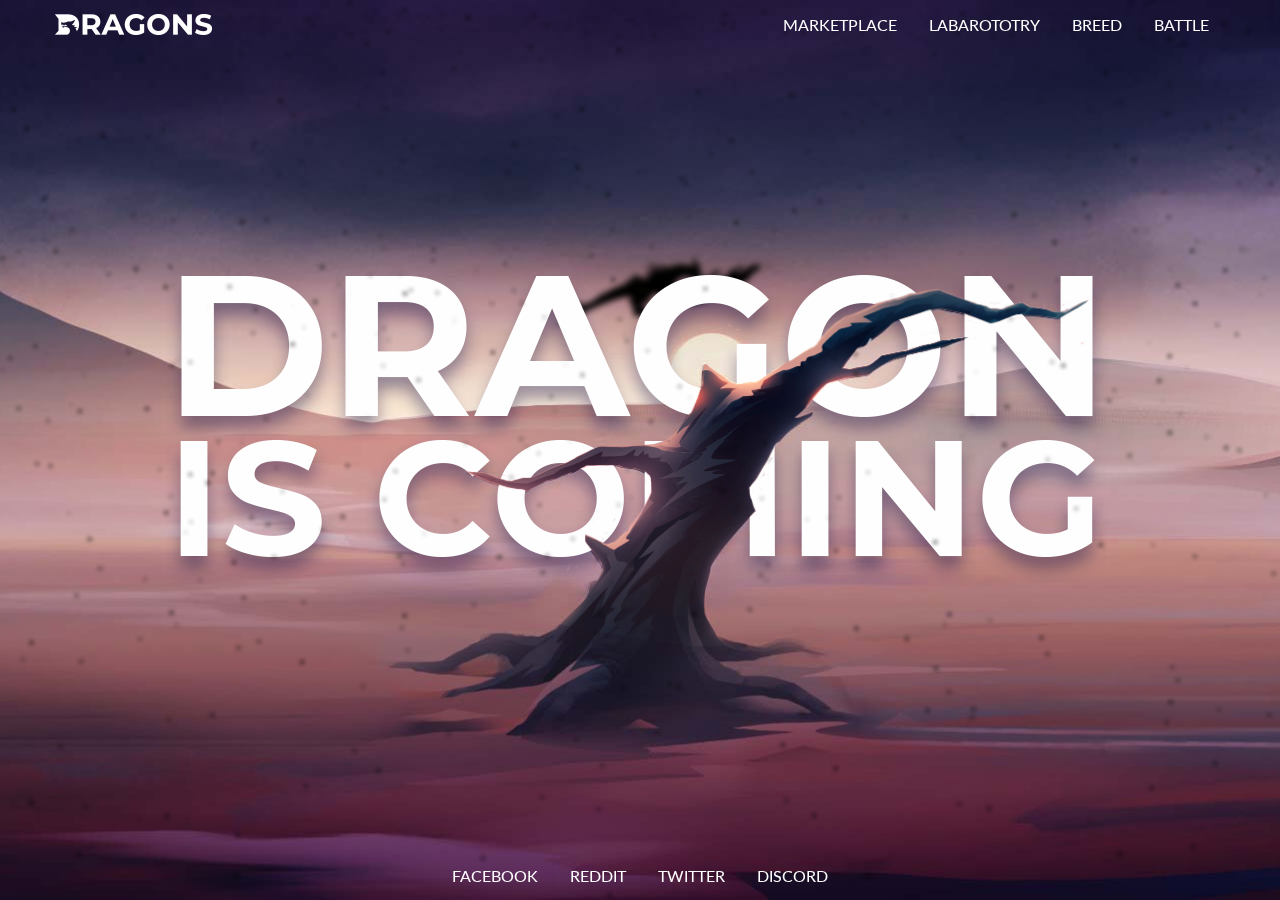
<file: index.html>
<html>
<head>
    <title>Dragon</title>
    <meta charset="utf-8" />
    <meta content="IE=edge,chrome=1" http-equiv="X-UA-Compatible" />
    <meta content="width=device-width, initial-scale=1, maximum-scale=2, user-scalable=no" name="viewport" />
    <link rel="stylesheet" href="semantic/semantic.min.css">
    <link rel="stylesheet" href="css/style.css">
    <script src="https://code.jquery.com/jquery-3.3.1.min.js"></script>
</head>
<body>
    <div class="page">
        <header class="ui menu header">
            <div class="header__logo">
                <img src="images/dragons-logo.png" alt="logo" class="header__logo-image">
            </div>

            <ul class="ui menu right">
               <li class="item">
                   <a href="/">Marketplace</a>
               </li>
               <li class="item">
                   <a href="">Labarototry</a>
               </li>
               <li class="item">
                   <a href="">Breed</a>
               </li>
               <li class="item">
                   <a href="">Battle</a>
               </li>
            </ul>

            <ul class="mobile-menu" style="display: none">
                <li class="item">
                    <a href="/">Marketplace</a>
                </li>
                <li class="item">
                    <a href="">Labarototry</a>
                </li>
                <li class="item">
                    <a href="">Breed</a>
                </li>
                <li class="item">
                    <a href="">Battle</a>
                </li>
            </ul>
        </header>

        <div class="dragon-is-coming">
            <img src="images/dragon-is-coming.png" alt="">
        </div>

        <div id="dragon" class="dragon--reversed">
            <img src="images/dragon-flying.gif" alt="dragon">
        </div>
        <div class="tree"></div>

        <footer class="footer">
            <ul class="ui menu">
                <li class="item">
                    <a href="/">Facebook</a>
                </li>
                <li class="item">
                    <a href="/">Reddit</a>
                </li>
                <li class="item">
                    <a href="/">Twitter</a>
                </li>
                <li class="item">
                    <a href="/">Discord</a>
                </li>
            </ul>
        </footer>

        <canvas id="cvs"></canvas>
    </div>

    <script type="text/javascript" src="js/index.js"></script>
</body>
</html>
</file>
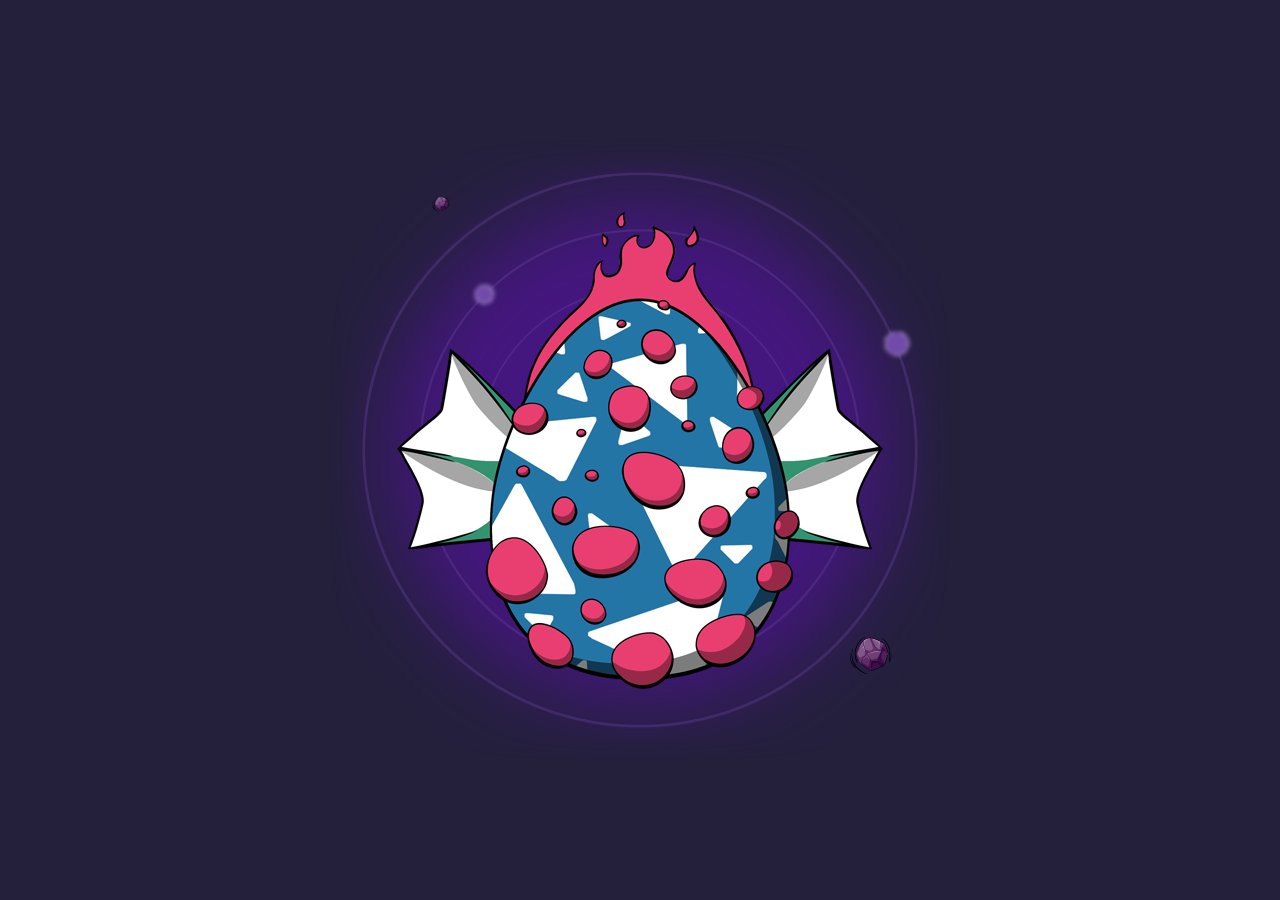
<file: buy-egg.html>
<!DOCTYPE html>
<html lang="en">
<head>
    <meta charset="UTF-8">
    <title>Покупка яиц</title>
    <link rel="stylesheet" href="css/buy-egg.css">
</head>
<body>
    <section class="egg">
        <div class="egg__container">
            <div class="egg__orbit">
                <div class="egg__orbit-circles"></div>
                <div class="egg__orbit-stones"></div>
            </div>

            <div class="egg__stone egg__stone--left"></div>
            <div class="egg__stone egg__stone--right"></div>

            <div class="egg__egg"></div>
            <img src="images/egg-background.png" alt="back" class="egg__background"/>
        </div>
    </section>
</body>
</html>
</file>
<file: css/style.css>
html, body {
    margin: 0;
    padding: 0;

    box-sizing: border-box;
}

.page {
    position: relative;

    width: 100%;
    height: 100%;

    background: url("../images/dragon-background.jpg") no-repeat center center;
    background-size: cover;
}

.dragon-is-coming {
    position: absolute;
    top: 0;
    left: 0;
    right: 0;
    bottom: 0;

    width: 970px;
    max-width: 100%;
    height: 350px;

    margin: auto;
    padding: 0 10px;

    user-select: none;
    z-index: 1;
}

.dragon-is-coming img {
    max-width: 100%;
}

.header {
    position: fixed;
    width: 100%;
    background: transparent;
    padding: 0 55px !important;
}

.ui.menu {
    background: transparent !important;
    border: none;
    box-shadow: none;
}

.ui.menu a {
    font-size: 16px;
    color: #fff;
    text-transform: uppercase;
}

.header__logo {
    padding-top: 14px;
}

.header__logo-image {
    width: 157px !important;
    height: 21px;
}

#dragon {
    position: absolute;
    top: 20%;
    left: -400px;
    width: 320px;
    height: 180px;
    user-select: none;
}

#dragon.dragon--reversed {
    top: 40%;
    zoom: 1.3;
}

#dragon img {
    -webkit-filter: blur(3px);
    -ms-filter: blur(3px);
    filter: blur(3px);
}

#dragon.dragon--reversed img {
    -moz-transform: scaleX(-1);
    -o-transform: scaleX(-1);
    -webkit-transform: scaleX(-1);
    transform: scaleX(-1);
}

.footer {
    position: fixed;
    bottom: 0;
    width: 100%;
}

.footer .ui.menu {
    padding-left: 0;
    justify-content: center;
}

.tree {
    position: absolute;
    top: 0;
    left: 0;
    right: 0;
    bottom: 0;

    background: url("../images/tree2.png") no-repeat center center;
    background-size: cover;

    z-index: 1;
}

.tree img {
    zoom: 1.05;
}

#cvs {
    position: absolute;
    z-index: 1;
    opacity: .8;
    filter: blur(2px);
}

.header, .footer {
    z-index: 2;
}

@media (max-width: 710px) {
    .header {
        padding: 0 10px !important;
    }

    .header .ui.menu.right {
        display: block !important;
        margin-top: 12px;
    }

    .header .ui.menu.right .item {
        padding: 5px 15px !important;
    }
}

@media (max-width: 410px) {
    .footer .ui.menu {
        display: block;
        margin-bottom: 20px;
    }
    
    .footer .ui.menu .item {
        justify-content: center;
        padding: 5px;
    }
}
</file>
<file: css/buy-egg.css>
html, body {
    width: 100%;
    height: 100%;

    margin: 0;
    padding: 0;

    box-sizing: border-box;
}

.egg {
    position: relative;

    width: 100%;
    height: 100%;

    background-color: #24203C;
}

.egg__container,
.egg__background,
.egg__orbit-circles,
.egg__orbit-stones,
.egg__stone,
.egg__egg {
    position: absolute;
    top: 0;
    left: 0;
    right: 0;
    bottom: 0;
}

    .egg__container {
        width: 590px;
        max-width: 100%;
        height: 590px;
        max-height: 100%;

        margin: auto;
    }

    .egg__background {
        filter: blur(8px);
        -webkit-filter: blur(8px);
        -ms-filter: blur(8px);

        z-index: 0;
    }

        .egg__orbit-circles {
            background: url("../images/egg-orbita.png");

            opacity: .3;
            z-index: 1;
        }

        .egg__orbit-stones {
            background: url("../images/egg-orbita-stones.gif");

            filter: blur(2px);
            -webkit-filter: blur(2px);
            -ms-filter: blur(2px);

            z-index: 1;
        }


        .egg__stone {
        }

        .egg__stone--left {
            background: url("../images/egg-little_stone.png");

            animation-duration: 3s;
            animation-iteration-count: infinite;
            animation-fill-mode: both;
            animation-direction: alternate;
            animation-play-state: running;
            animation-timing-function: ease-in-out;
            animation-name: little-stone-animation;

            z-index: 3;
        }

        .egg__stone--right {
            background: url("../images/egg-big_stone.png");

            animation-duration: 3s;
            animation-iteration-count: infinite;
            animation-fill-mode: both;
            animation-direction: alternate;
            animation-play-state: running;
            animation-timing-function: ease-in-out;
            animation-name: big-stone-animation;

            z-index: 5;
        }

        .egg__egg {
            background: url("../images/egg.png") no-repeat center center;

            animation-duration: 1s;
            animation-iteration-count: infinite;
            animation-fill-mode: both;
            animation-direction: alternate;
            animation-play-state: running;
            animation-timing-function: ease-in-out;
            animation-name: egg-animation;

            z-index: 4;
        }

@keyframes egg-animation {
    from {
        top: -20px;
    }

    to {
        top: 20px;
    }
}

@keyframes big-stone-animation {
    from {
        top: -250px;
    }

    to {
        top: 20px;
    }
}

@keyframes little-stone-animation {
    from {
        top: 250px;
    }

    to {
        top: -20px;
    }
}
</file>
